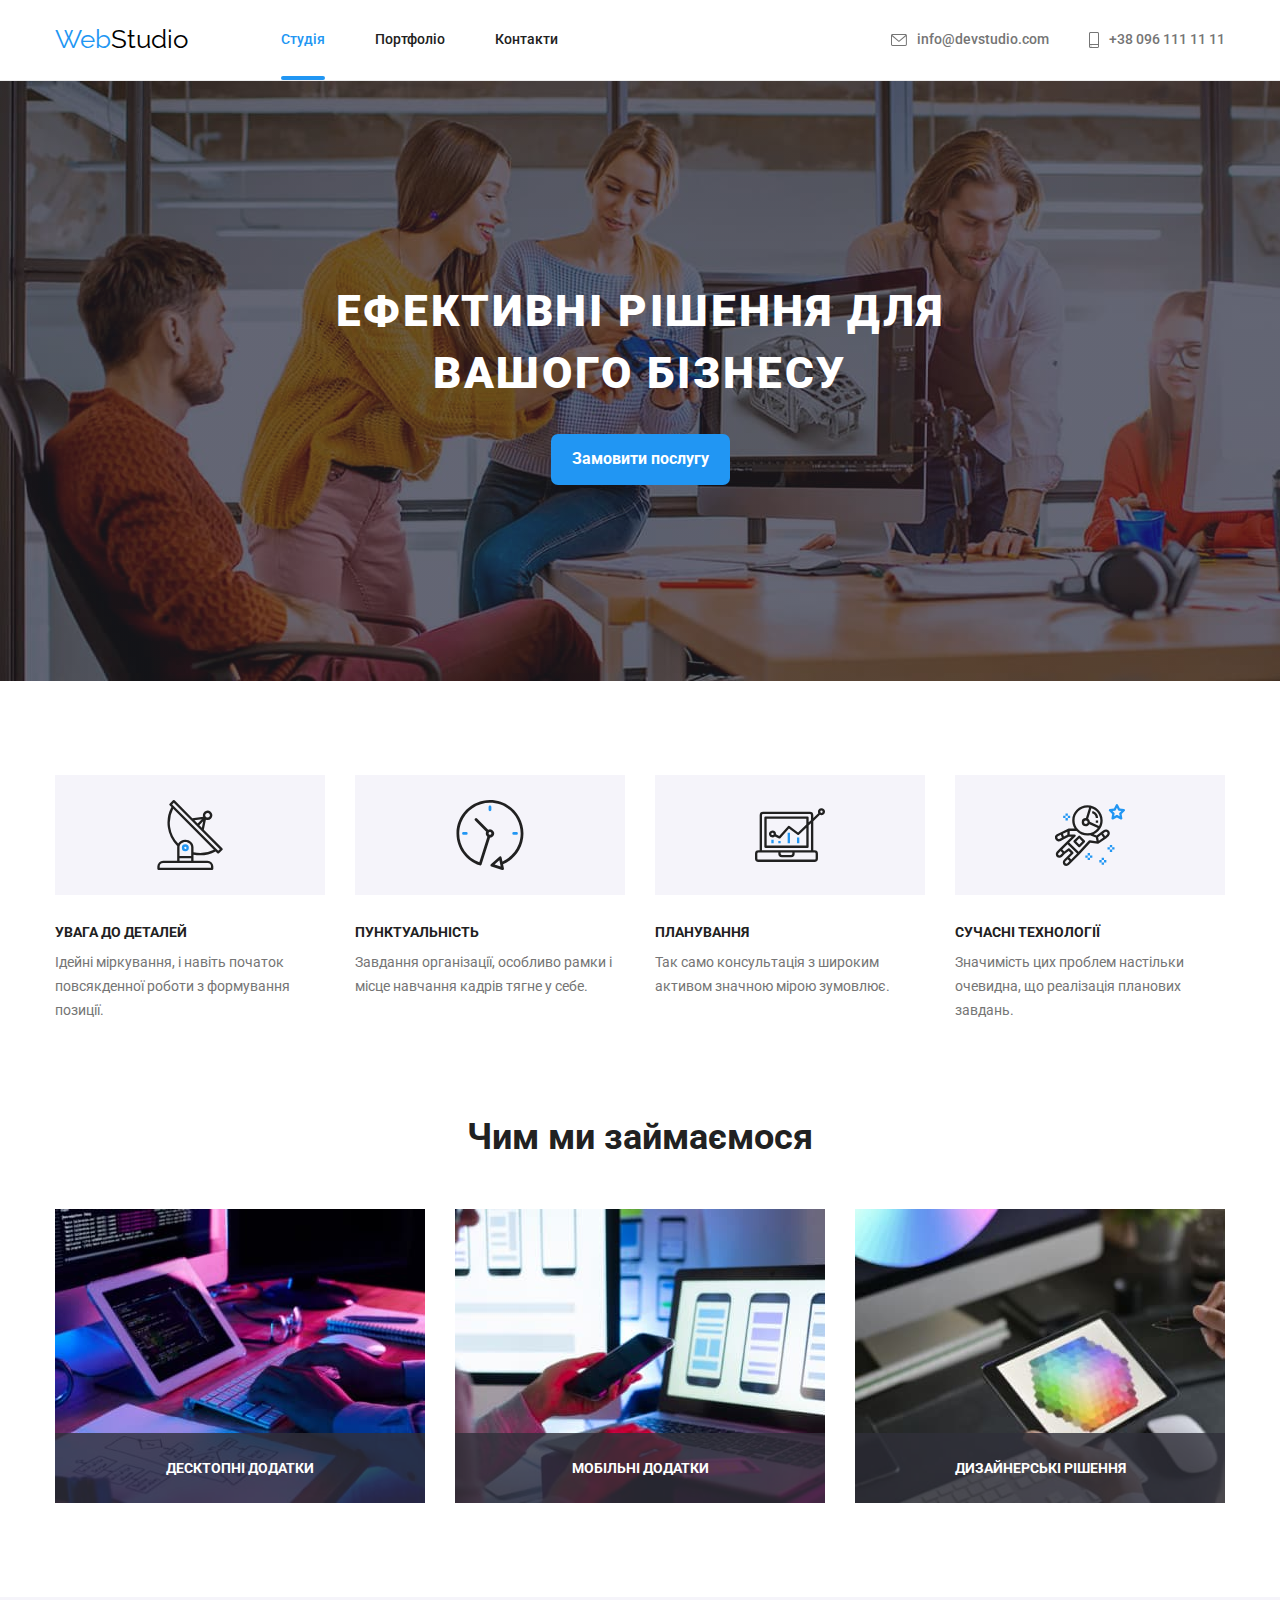
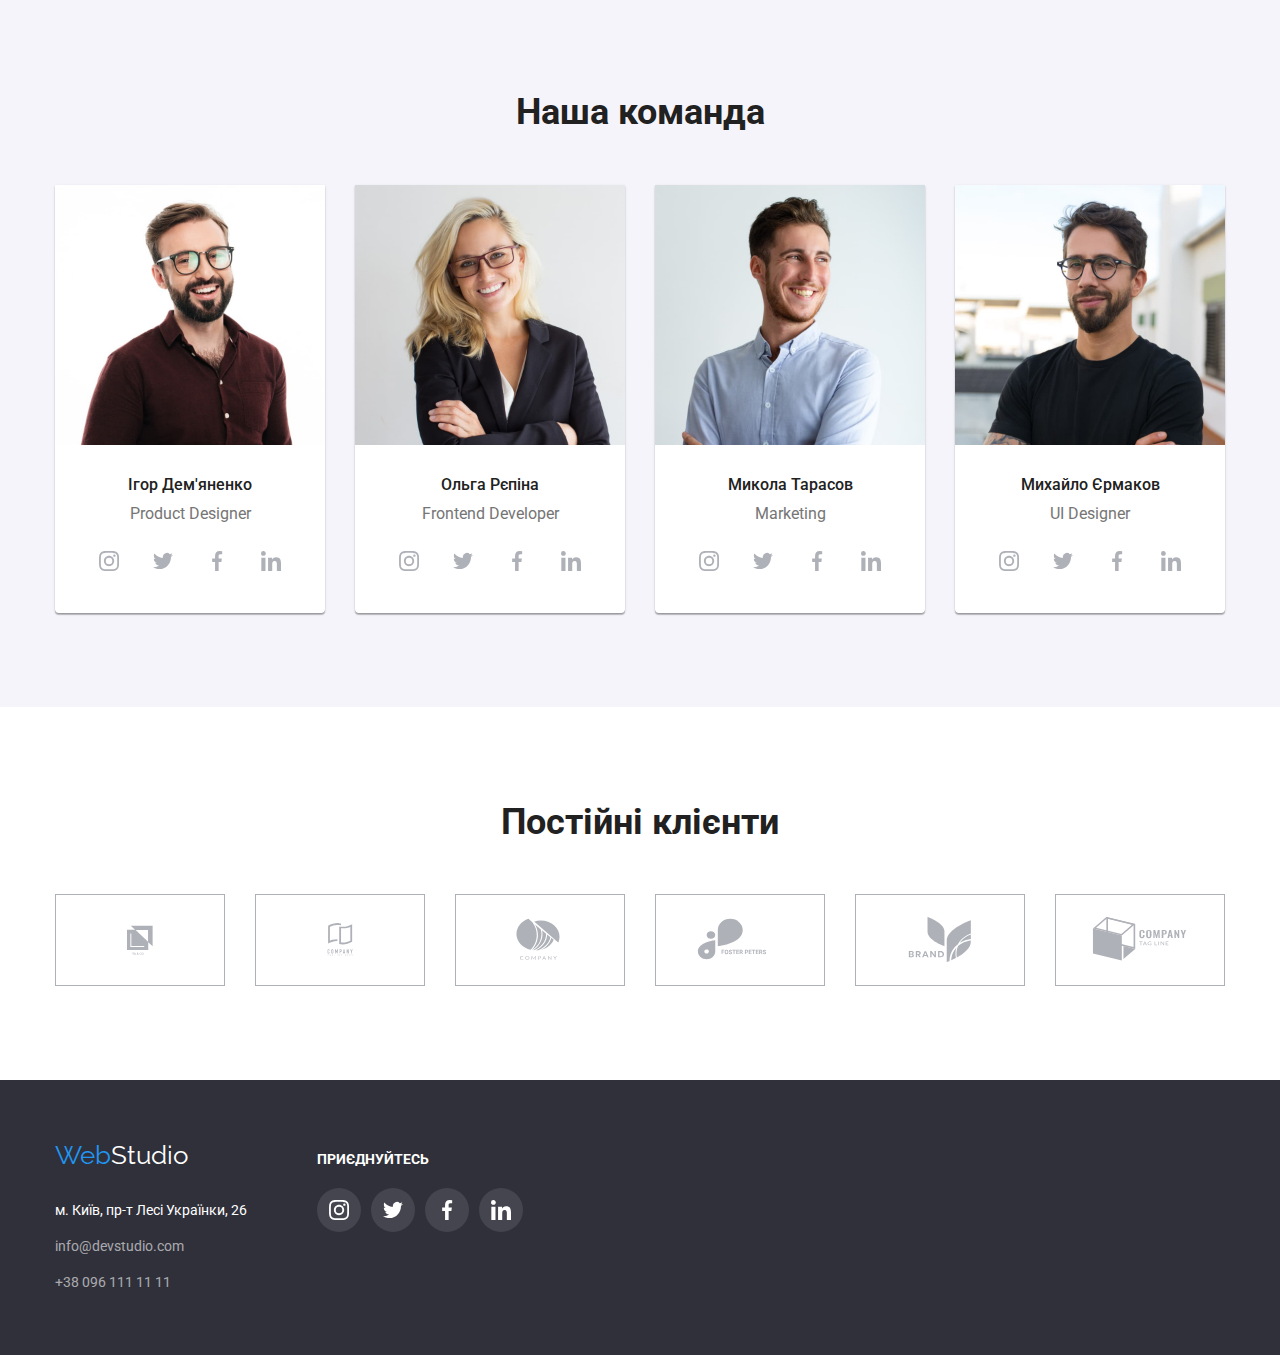
<file: index.html>
<!DOCTYPE html>
<html lang="uk">
  <head>
    <meta charset="UTF-8" />
    <meta http-equiv="X-UA-Compatible" content="IE=edge" />
    <meta name="viewport" content="width=device-width, initial-scale=1.0" />
    <title>Web Studio</title>
    <link href="https://fonts.googleapis.com/css2?family=Raleway:wght@700&family=Roboto:wght@400;500;700;900&display=swap" rel="stylesheet">
    <link rel="stylesheet" href="https://cdnjs.cloudflare.com/ajax/libs/modern-normalize/1.1.0/modern-normalize.min.css">
    <link rel="stylesheet" href="./css/styles.css">
  </head>
  <body>
    <header class="header">
      <div class="container flex-added">
      <nav class="flex-added">
          <a lang="en" class="logo" href="./index.html">Web<span class="logo-part">Studio</span></a>
        <ul class="nav-site">
          <li class="nav-site-item"><a class="nav-site-link current" href="./index.html">Студія</a></li>
          <li class="nav-site-item"><a class="nav-site-link" href="./portfolio.html">Портфоліо</a></li>
          <li class="nav-site-item"><a class="nav-site-link" href="">Контакти</a></li>
        </ul>
      </nav>
      <ul class="contacts">
        <li class="contacts-item"><a class="contacts-text" href="mailto:info@devstudio.com">
          <svg class="contacts-envelope">
            <use href="./images/sprite.svg#icon-icon-envelope"></use>
          </svg> 
          info@devstudio.com </a></li>
        <li class="contacts-item"><a class="contacts-text" href="tel:+380961111111">
          <svg class="contacts-smartphone">
            <use href="./images/sprite.svg#icon-icon-smartphone"></use>
          </svg>
          +38 096 111 11 11</a></li>
      </ul>
        </div>
    </header>
      
    <main>
      <section class="hero">
        <div class="container">
        <h1 class="hero-title">Ефективні рішення для вашого бізнесу</h1>
        <button class="hero-btn pointer" type="button" data-modal-open>Замовити послугу</button>
        </div>
      </section>

      <section class="advantages-section">
        <div class="container">
        <h2 class="section-title hidden">Our advantages</h2>
        
        <ul class="advantages">
          <li class="advantages-item">
            <div class="advantages-icons">
              <svg class="advantages-icons-item">
                <use href="./images/sprite.svg#icon-antenna-1-1"></use>
              </svg>
            </div>
          
            <h3 class="advantages-title">УВАГА ДО ДЕТАЛЕЙ</h3>
            <p class="advantages-text">
              Ідейні міркування, і навіть початок повсякденної роботи з
              формування позиції.
            </p>
          </li>
          <li class="advantages-item">
            <div class="advantages-icons">
              <svg class="advantages-icons-item">
                <use href="./images/sprite.svg#icon-icon-clock"></use>
              </svg>
            </div>
           
            <h3 class="advantages-title">ПУНКТУАЛЬНІСТЬ</h3>
            <p class="advantages-text">
              Завдання організації, особливо рамки і місце навчання кадрів тягне
              у себе.
            </p>
          </li>
          <li class="advantages-item">
            <div class="advantages-icons">
             <svg class="advantages-icons-item">
              <use href="./images/sprite.svg#icon-icon-diagram"></use>
             </svg>
            </div>
            <h3 class="advantages-title">ПЛАНУВАННЯ</h3>
            <p class="advantages-text">
              Так само консультація з широким активом значною мірою зумовлює.
            </p>
          </li>
          <li class="advantages-item">
              <div class="advantages-icons">
              <svg class="advantages-icons-item">
                 <use href="./images/sprite.svg#icon-icon-astronaut"></use>
               </svg>
            </div>
            <h3 class="advantages-title">СУЧАСНІ ТЕХНОЛОГІЇ</h3>
            <p class="advantages-text">
              Значимість цих проблем настільки очевидна, що реалізація планових
              завдань.
            </p>
          </li>
        </ul>
      </div>
      </section>

      <section class="section">
        <div class="container">
        <h2 class="section-title">Чим ми займаємося</h2>
        <ul class="deal-list">
          <li class="deal-list-item">
            <div class="deal-image-wrap">
              <img
              src="./images/img1.jpg"
              width="370"
              height="294"
              alt="Man next to computer"
            />
             <div class="deal-image-thumb">
               <p class="deal-image-text">Десктопні додатки</p>  
             </div>
            </div>
          </li>
          <li class="deal-list-item">
            <div class="deal-image-wrap">
            <img
              src="./images/img2.jpg"
              width="370"
              height="294"
              alt="Man with a smartphone "
            />
             <div class="deal-image-thumb">
              <p class="deal-image-text">Мобільні додатки</p>  
             </div>
            </div>
          </li>
          <li class="deal-list-item">
            <div class="deal-image-wrap">
            <img
              src="./images/img3.jpg"
              width="370"
              height="294"
              alt="Man with a tablet"
            />
             <div class="deal-image-thumb">
              <p class="deal-image-text">Дизайнерські рішення</p>  
             </div>
           </div>
          </li>
        </ul>
        </div>
      </section>
     
      <section class=" section team-sect">
        <div class="container">
        <h2 class="section-title title-team">Наша команда</h2>
        <ul class="team">
          <li class="team-item">
            <img class="team-image"
              src="./images/ph1.jpg"
              width="270"
              height="260"
              alt="Employee photo"
            />
            <div class="team-content">
              <h3 class="team-name">Ігор Дем'яненко</h3>
            <p class="team-position" lang="en">Product Designer</p>
             <ul class="team-icons">
              <li class="team-icons-item">
                <a class="team-icons-link" href="">
                  <svg class="icons-item-pict">
                    <use href="./images/sprite.svg#icon-instagram-2"></use>
                  </svg>
                </a>
              </li>
              <li class="team-icons-item">
                <a class="team-icons-link" href="">
                  <svg class="icons-item-pict">
                    <use href="./images/sprite.svg#icon-icon-twitter"></use>
                  </svg> 
                </a>
              </li>
              <li class="team-icons-item">
                <a class="team-icons-link" href=""><svg class="icons-item-pict">
                  <use href="./images/sprite.svg#icon-icon-facebook"></use>
                </svg> </a>
              </li>
              <li class="team-icons-item">
                <a class="team-icons-link" href=""><svg class="icons-item-pict">
                  <use href="./images/sprite.svg#icon-icon-linkedin"></use>
                </svg> </a>
              </li>
             </ul>
            </div>
          </li>
          
          <li class="team-item">
            <img class="team-image"
              src="./images/ph2.jpg"
              width="270"
              height="260"
              alt="Employee photo"
            />
            <div class="team-content">
              <h3 class="team-name">Ольга Рєпіна</h3>
            <p class="team-position" lang="en">Frontend Developer</p>
            <ul class="team-icons">
              <li class="team-icons-item">
                <a class="team-icons-link" href="">
                  <svg class="icons-item-pict">
                    <use href="./images/sprite.svg#icon-instagram-2"></use>
                  </svg>
                </a>
              </li>
              <li class="team-icons-item">
                <a class="team-icons-link" href="">
                  <svg class="icons-item-pict">
                    <use href="./images/sprite.svg#icon-icon-twitter"></use>
                  </svg> 
                </a>
              </li>
              <li class="team-icons-item">
                <a class="team-icons-link" href=""><svg class="icons-item-pict">
                  <use href="./images/sprite.svg#icon-icon-facebook"></use>
                </svg> </a>
              </li>
              <li class="team-icons-item">
                <a class="team-icons-link" href=""><svg class="icons-item-pict">
                  <use href="./images/sprite.svg#icon-icon-linkedin"></use>
                </svg> </a>
              </li>
            </ul>
           </div>
           </li>
          
         <li class="team-item">
            <img class="team-image"
              src="./images/ph3.jpg"
              width="270"
              height="260"
              alt="Employee photo"
            />
            <div class="team-content">
              <h3 class="team-name">Микола Тарасов</h3>
            <p class="team-position" lang="en">Marketing</p>
            <ul class="team-icons">
              <li class="team-icons-item">
                <a class="team-icons-link" href="">
                  <svg class="icons-item-pict">
                    <use href="./images/sprite.svg#icon-instagram-2"></use>
                  </svg>
                </a>
              </li>
              <li class="team-icons-item">
                <a class="team-icons-link" href="">
                  <svg class="icons-item-pict">
                    <use href="./images/sprite.svg#icon-icon-twitter"></use>
                  </svg> 
                </a>
              </li>
              <li class="team-icons-item">
                <a class="team-icons-link" href=""><svg class="icons-item-pict">
                  <use href="./images/sprite.svg#icon-icon-facebook"></use>
                </svg> </a>
              </li>
              <li class="team-icons-item">
                <a class="team-icons-link" href=""><svg class="icons-item-pict">
                  <use href="./images/sprite.svg#icon-icon-linkedin"></use>
                </svg> </a>
              </li>
            </ul>
           </div>
          </li>
         
          <li class="team-item">
            <img class="team-image"
              src="./images/ph4.jpg"
              width="270"
              height="260"
              alt="Employee photo"
            />
            <div class="team-content">
              <h3 class="team-name">Михайло Єрмаков</h3>
            <p class="team-position" lang="en">UI Designer</p>
             <ul class="team-icons">
              <li class="team-icons-item">
                <a class="team-icons-link" href="">
                  <svg class="icons-item-pict">
                    <use href="./images/sprite.svg#icon-instagram-2"></use>
                  </svg>
                </a>
              </li>
              <li class="team-icons-item">
                <a class="team-icons-link" href="">
                  <svg class="icons-item-pict">
                    <use href="./images/sprite.svg#icon-icon-twitter"></use>
                  </svg> 
                </a>
              </li>
              <li class="team-icons-item">
                <a class="team-icons-link" href=""><svg class="icons-item-pict">
                  <use href="./images/sprite.svg#icon-icon-facebook"></use>
                </svg> </a>
              </li>
              <li class="team-icons-item">
                <a class="team-icons-link" href=""><svg class="icons-item-pict">
                  <use href="./images/sprite.svg#icon-icon-linkedin"></use>
                </svg> </a>
              </li>
            </ul>
           </div>
          </li>
        </ul>
      </div>
      </section>
      
      <section class="section">
        <div class="container">
          <h2 class="section-title">Постійні клієнти</h2>
          <ul class="clients-list"> 
            <li class="clients-list-item">
              <a class="clients-list-link" href="">
                <svg class="item-logo">
                  <use href="./images/sprite.svg#icon-icon-client1"></use>
                </svg>
              </a>
            </li>
            <li class="clients-list-item">
              <a class="clients-list-link" href="">
                <svg class="item-logo">
                  <use href="./images/sprite.svg#icon-icon-client2"></use>
                </svg>
              </a>
            </li>
            <li class="clients-list-item">
              <a class="clients-list-link" href="">
                <svg class="item-logo">
                  <use href="./images/sprite.svg#icon-icon-client3"></use>
                </svg>
              </a>
            </li>
            <li class="clients-list-item">
              <a class="clients-list-link" href="">
                <svg class="item-logo">
                  <use href="./images/sprite.svg#icon-icon-client4"></use>
                </svg>
              </a>
            </li>
            <li class="clients-list-item">
              <a class="clients-list-link" href="">
                <svg class="item-logo">
                  <use href="./images/sprite.svg#icon-icon-client5"></use>
                </svg>
              </a>
            </li>
            <li class="clients-list-item">
              <a class="clients-list-link" href="">
                <svg class="item-logo">
                  <use href="./images/sprite.svg#icon-icon-client6"></use>
                </svg>
              </a>
            </li>
          </ul>
        </div>
        <!-- Forma 
        <form class="form-feedback"> 
          <span class="feedback-title">Залиште свої дані, ми вам передзвонимо</span>
          <label for="name"></label>
          <p>Ім'я</p>
         <input type="text" name="user-name" id="name">
         <label for="tel">Телефон</label>
        
         <input type="tel" name="user-tel" id="tel">
         <label for="mail">Пошта</label>
        
         <input type="email" name="mail" id="mail">
         <button type="submit">Відправити</button>
        </form> -->
     </section>
    </main>

    <footer class="footer">
      <div class="container footer-main ">
        <div class="footer-contacts">
          <a lang="en" class="logo footer-logo " href="./index.html">Web<span class="logo-part-bottom">Studio</span></a>
          <address>  
          <ul class="adress-list">
              <li class="adress-list-item">
                <a class="address-location"
                  href="https://goo.gl/maps/1TbnPT3aEC4T48xM6"
                  target="_blank"
                  rel="noopener noreferrer"
                  >м. Київ, пр-т Лесі Українки, 26</a
                >
              </li>
              <li class="adress-list-item"><a class="address-mail" href="mailto:info@devstudio.com">info@devstudio.com</a></li>
              <li class="adress-list-item"><a class="address-tel" href="tel:+380961111111">+38 096 111 11 11</a></li>
            </ul>
          </address>
        </div>
        <div class="footer-social">
          <h2 class="footer-social-title">приєднуйтесь</h2>
          <ul class="footer-social-list">
            <li class="footer-social-item">
              <a href="" class="footer-social-link">
                <svg class="footer-social-logo">
                  <use href="./images/sprite.svg#icon-instagram-2"></use>
                </svg>
              </a>
            </li>
            <li class="footer-social-item">
              <a href="" class="footer-social-link">
                <svg class="footer-social-logo">
                  <use href="./images/sprite.svg#icon-icon-twitter"></use>
                </svg>
              </a>
            </li>
            <li class="footer-social-item">
              <a href="" class="footer-social-link">
                <svg class="footer-social-logo">
                  <use href="./images/sprite.svg#icon-icon-facebook"></use>
                </svg>
              </a>
            </li>
            <li class="footer-social-item">
              <a href="" class="footer-social-link">
                <svg class="footer-social-logo">
                  <use href="./images/sprite.svg#icon-icon-linkedin"></use>
                </svg>
              </a>
            </li>
          </ul>
        </div>
    </div>
    </footer>
                                      <!-- backdrop modal window -->
<div class="backdrop is-hidden" data-modal>
  <div class="modal">
   <button type="button" class="modal-close-btn" data-modal-close>
     <svg class="modal-close-icon" width="30" height="30"> 
      <use href="./images/sprite.svg#icon-close"></use>
     </svg>
   </button>
  </div>
</div>
<script src="./js/modal.js"></script>
  </body>
</html>
</file>
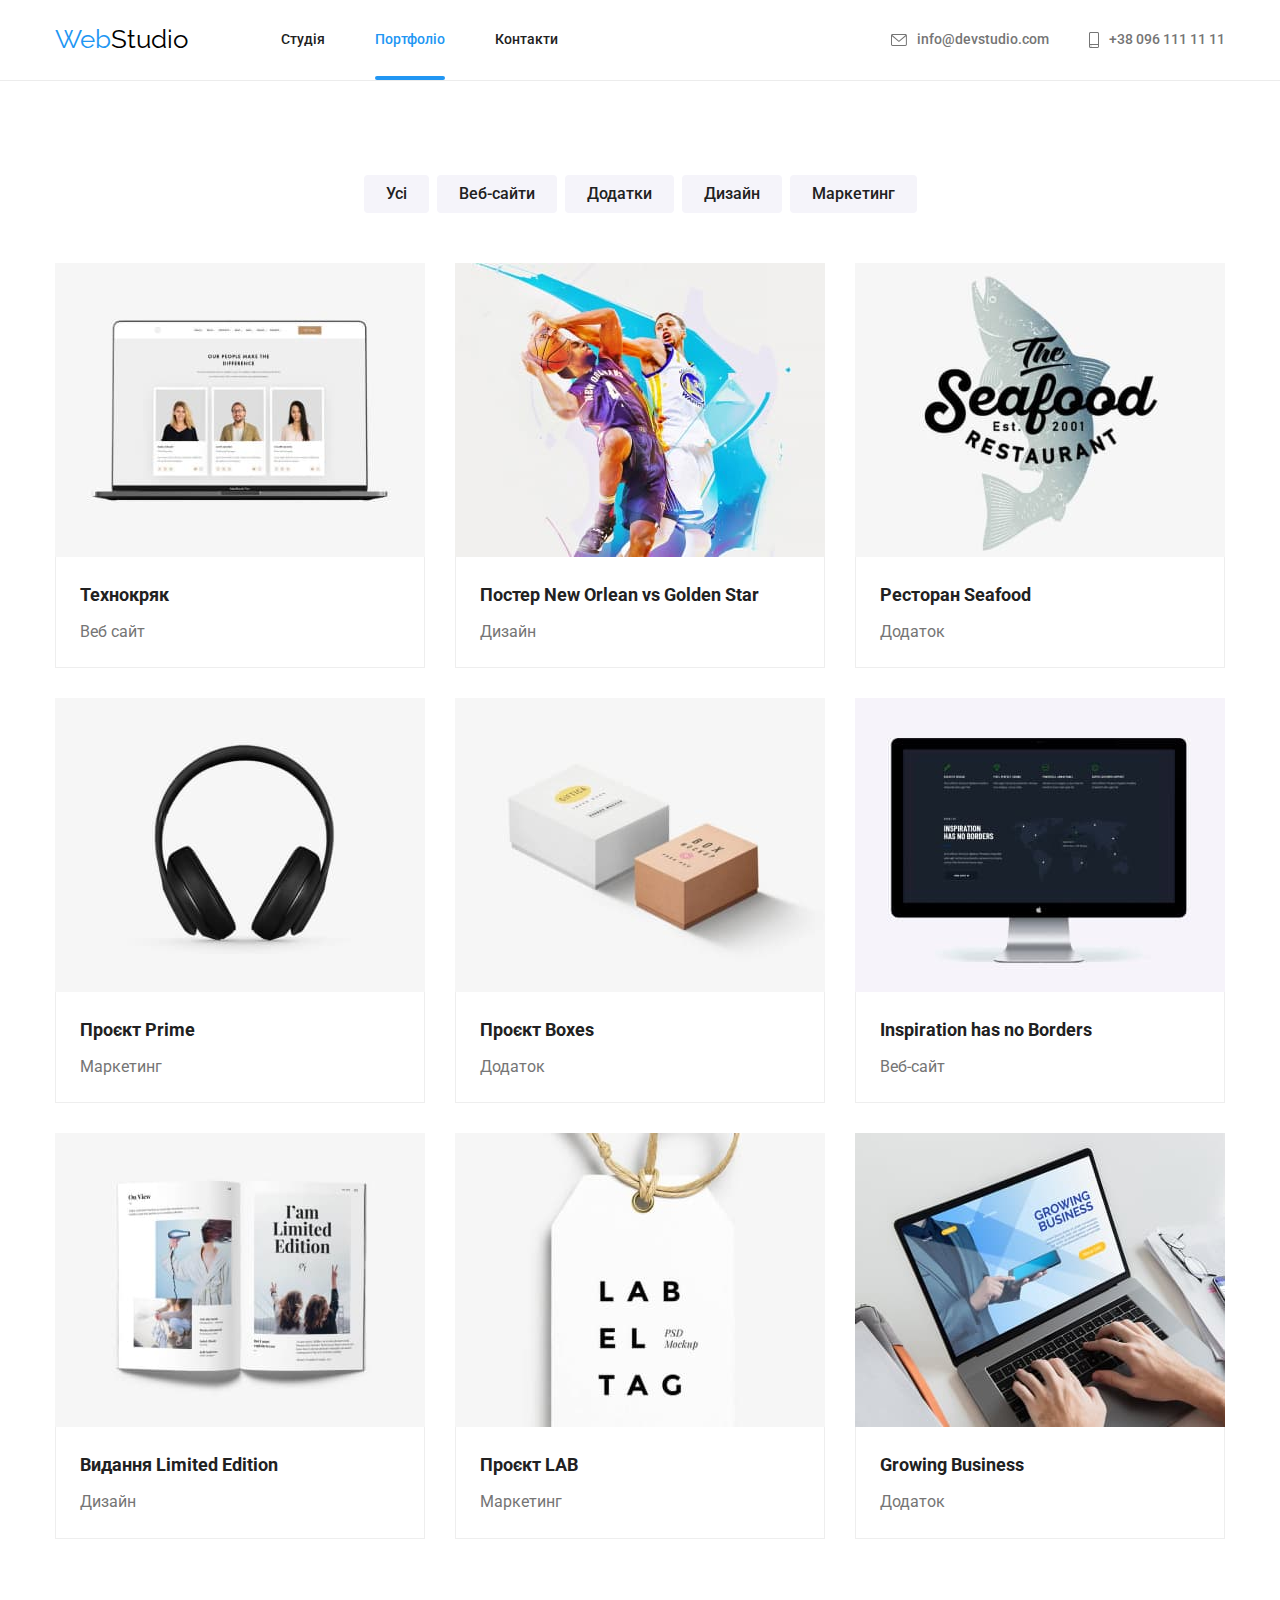
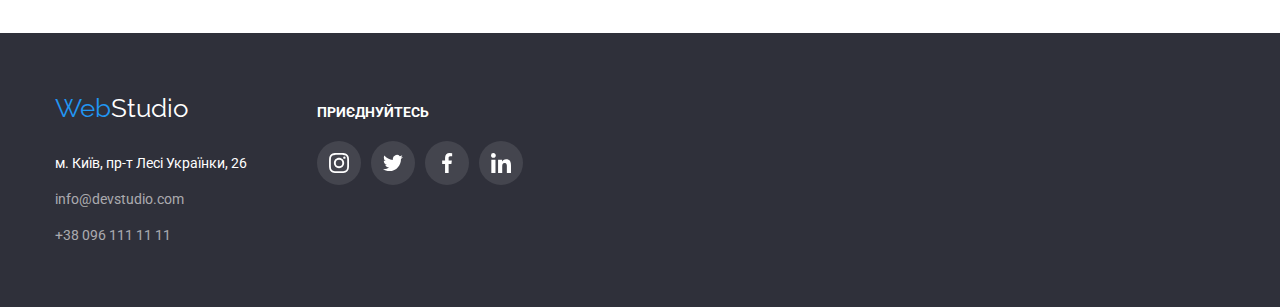
<file: portfolio.html>
<!DOCTYPE html>
<html lang="uk"> 
  <head>
    <meta charset="UTF-8" />
    <meta http-equiv="X-UA-Compatible" content="IE=edge" />
    <meta name="viewport" content="width=device-width, initial-scale=1.0" />
    <title>portfolio</title>
    <link href="https://fonts.googleapis.com/css2?family=Raleway:wght@700&family=Roboto:wght@400;500;700;900&display=swap" rel="stylesheet">
    <link rel="stylesheet" href="https://cdnjs.cloudflare.com/ajax/libs/modern-normalize/1.1.0/modern-normalize.min.css">
    <link rel="stylesheet" href="./css/styles.css">
  </head>
  <body>
    <header class="header">
      <div class="container flex-added">
      <nav class="flex-added">
          <a lang="en" class="logo" href="./index.html">Web<span class="logo-part">Studio</span></a>
        <ul class="nav-site">
          <li class="nav-site-item"><a class="nav-site-link" href="./index.html">Студія</a></li>
          <li class="nav-site-item"><a class="nav-site-link current" href="./portfolio.html">Портфоліо</a></li>
          <li class="nav-site-item"><a class="nav-site-link" href="">Контакти</a></li>
        </ul>
      </nav>
      <ul class="contacts">
        <li class="contacts-item"><a class="contacts-text" href="mailto:info@devstudio.com">
          <svg class="contacts-envelope">
            <use href="./images/sprite.svg#icon-icon-envelope"></use>
          </svg> 
          info@devstudio.com</a></li>
        <li class="contacts-item"><a class="contacts-text" href="tel:+380961111111">
          <svg class="contacts-smartphone">
            <use href="./images/sprite.svg#icon-icon-smartphone"></use>
          </svg>
          +38 096 111 11 11</a></li>
      </ul>
        </div>
    </header>
    <main>
      <section class="section">
      <div class="container">
      <ul class="filter">
        <li class="filter-item"><button class="filter-btn pointer" type="button">Усі</button></li>
        <li class="filter-item"><button class="filter-btn pointer" type="button">Веб-сайти</button></li>
        <li class="filter-item"><button class="filter-btn pointer" type="button">Додатки</button></li>
        <li class="filter-item"><button class="filter-btn pointer" type="button">Дизайн</button></li>
        <li class="filter-item"><button class="filter-btn pointer" type="button">Маркетинг</button></li>
      </ul>

      <h1 class="section-title hidden">Cards examples</h1>
        <ul class="cards">
          <li class="cards-item"> 
            <a class="cards-link" href="">
              <div class="cards-image-wrap">
                <img class="cards-image" src="./images/pict1.jpg" alt="Pictures of 3 people" />
                  <div class="cards-image-wrap-thumb"> 
                  <p class="cards-image-wrap-text">
                    Ресурс пропонує комплексні пропозиції з різним рівнем функціоналу та сервісів.
                     Все це дозволить відвідувачу отримати вичерпні відомості про компанію чи приватну особу.
                  </p>
                 </div>
              </div>
            <div class="cards-content">
              <h2 class="cards-disc">Технокряк</h2>
            <p class="cards-text">Веб сайт</p>
            </div>
            </a>
          </li>
          <li class="cards-item">
            <a class="cards-link" href="">
              <div class="cards-image-wrap">
               <img class="cards-image" src="./images/pict2.jpg" alt="Two basketball players" />
               <div class="cards-image-wrap-thumb">
                <p class="cards-image-wrap-text">
                  Ресурс пропонує комплексні пропозиції з різним рівнем функціоналу та сервісів.
                   Все це дозволить відвідувачу отримати вичерпні відомості про компанію чи приватну особу.
                </p>
               </div>
              </div>
              <div class="cards-content">
              <h2 class="cards-disc">Постер <span lang="en">New Orlean vs Golden Star</span></h2>
            <p class="cards-text">Дизайн</p>
            </div>
            </a>
          </li>
          <li class="cards-item">
            <a class="cards-link" href="">
              <div class="cards-image-wrap">
                <img class="cards-image" src="./images/pict3.jpg" alt="Restaurant logotype" />
                <div class="cards-image-wrap-thumb">
                  <p class="cards-image-wrap-text">
                    Ресурс пропонує комплексні пропозиції з різним рівнем функціоналу та сервісів.
                     Все це дозволить відвідувачу отримати вичерпні відомості про компанію чи приватну особу.
                  </p>
                 </div>
              </div>
              <div class="cards-content">
              <h2 class="cards-disc">Ресторан <span lang="en">Seafood</span></h2>
            <p class="cards-text">Додаток</p>
            </div>
            </a>
          </li>
          <li class="cards-item">
            <a class="cards-link" href="">
              <div class="cards-image-wrap">
                <img class="cards-image" src="./images/pict4.jpg" alt="Earphones" />
                <div class="cards-image-wrap-thumb">
                  <p class="cards-image-wrap-text">
                    Ресурс пропонує комплексні пропозиції з різним рівнем функціоналу та сервісів.
                     Все це дозволить відвідувачу отримати вичерпні відомості про компанію чи приватну особу.
                  </p>
                 </div>
              </div>
              <div class="cards-content">
            <h2 class="cards-disc">Проєкт <span lang="en">Prime</span></h2>
            <p class="cards-text">Маркетинг</p>
           </div>
            </a>
          </li>
          <li class="cards-item">
           <a class="cards-link" href="">
            <div class="cards-image-wrap">
             <img class="cards-image" src="./images/pict5.jpg" alt="Two boxes" />
             <div class="cards-image-wrap-thumb">
              <p class="cards-image-wrap-text">
                Ресурс пропонує комплексні пропозиції з різним рівнем функціоналу та сервісів.
                 Все це дозволить відвідувачу отримати вичерпні відомості про компанію чи приватну особу.
              </p>
             </div>
            </div>
            <div class="cards-content">
              <h2 class="cards-disc">Проєкт <span lang="en">Boxes</span></h2>
            <p class="cards-text">Додаток</p>
            </div>
           </a>
          </li>
          <li class="cards-item">
          <a class="cards-link" href="">
            <div class="cards-image-wrap">
              <img class="cards-image" src="./images/pict6.jpg" alt="Monitor of computer" />
              <div class="cards-image-wrap-thumb">
                <p class="cards-image-wrap-text">
                  Ресурс пропонує комплексні пропозиції з різним рівнем функціоналу та сервісів.
                   Все це дозволить відвідувачу отримати вичерпні відомості про компанію чи приватну особу.
                </p>
               </div>
            </div>
            <div class="cards-content">
              <h2 class="cards-disc" lang="en">Inspiration has no Borders</h2>
            <p class="cards-text">Веб-сайт</p>
            </div>
          </a>
          </li>
          <li class="cards-item">
            <a class="cards-link" href="">
              <div class="cards-image-wrap">
                <img class="cards-image" src="./images/pict7.jpg" alt="Opened book" />
                <div class="cards-image-wrap-thumb">
                  <p class="cards-image-wrap-text">
                    Ресурс пропонує комплексні пропозиції з різним рівнем функціоналу та сервісів.
                     Все це дозволить відвідувачу отримати вичерпні відомості про компанію чи приватну особу.
                  </p>
                 </div>
              </div>
                <div class="cards-content">
              <h2 class="cards-disc">Видання<span lang="en"> Limited Edition</span></h2>
            <p class="cards-text">Дизайн</p>
            </div>
            </a>
          </li>
          <li class="cards-item">
            <a class="cards-link" href="">
              <div class="cards-image-wrap">
               <img class="cards-image" src="./images/pict8.jpg" alt="Letters on white paper" />
               <div class="cards-image-wrap-thumb">
                <p class="cards-image-wrap-text">
                  Ресурс пропонує комплексні пропозиції з різним рівнем функціоналу та сервісів.
                   Все це дозволить відвідувачу отримати вичерпні відомості про компанію чи приватну особу.
                </p>
               </div>
              </div>
               <div class="cards-content">
              <h2 class="cards-disc">Проєкт <span lang="en">LAB</span></h2>
            <p class="cards-text">Маркетинг</p>
            </div>
            </a>
          </li>
          <li class="cards-item">
            <a class="cards-link" href="">
              <div class="cards-image-wrap">
               <img class="cards-image" src="./images/pict9.jpg" alt="Opened laptop" />
               <div class="cards-image-wrap-thumb">
                <p class="cards-image-wrap-text">
                  Ресурс пропонує комплексні пропозиції з різним рівнем функціоналу та сервісів.
                   Все це дозволить відвідувачу отримати вичерпні відомості про компанію чи приватну особу.
                </p>
               </div>
              </div>
               <div class="cards-content">
            <h2 class="cards-disc" lang="en">Growing Business</h2>
            <p class="cards-text">Додаток</p>
           </div>
            </a>
          </li>
        </ul>
      </div>
      </section>
    </main>

    <footer class="footer">
      <div class="container footer-main ">
        <div class="footer-contacts">
          <a lang="en" class="logo footer-logo " href="./index.html">Web<span class="logo-part-bottom">Studio</span></a>
          <address>  
          <ul class="adress-list">
              <li class="adress-list-item">
                <a class="address-location"
                  href="https://goo.gl/maps/1TbnPT3aEC4T48xM6"
                  target="_blank"
                  rel="noopener noreferrer"
                  >м. Київ, пр-т Лесі Українки, 26</a
                >
              </li>
              <li class="adress-list-item"><a class="address-mail" href="mailto:info@devstudio.com">info@devstudio.com</a></li>
              <li class="adress-list-item"><a class="address-tel" href="tel:+380961111111">+38 096 111 11 11</a></li>
            </ul>
          </address>
        </div>
        <div class="footer-social">
          <h2 class="footer-social-title">приєднуйтесь</h2>
          <ul class="footer-social-list">
            <li class="footer-social-item">
              <a href="" class="footer-social-link">
                <svg class="footer-social-logo">
                  <use href="./images/sprite.svg#icon-instagram-2"></use>
                </svg>
              </a>
            </li>
            <li class="footer-social-item">
              <a href="" class="footer-social-link">
                <svg class="footer-social-logo">
                  <use href="./images/sprite.svg#icon-icon-twitter"></use>
                </svg>
              </a>
            </li>
            <li class="footer-social-item">
              <a href="" class="footer-social-link">
                <svg class="footer-social-logo">
                  <use href="./images/sprite.svg#icon-icon-facebook"></use>
                </svg>
              </a>
            </li>
            <li class="footer-social-item">
              <a href="" class="footer-social-link">
                <svg class="footer-social-logo">
                  <use href="./images/sprite.svg#icon-icon-linkedin"></use>
                </svg>
              </a>
            </li>
          </ul>
        </div>
    </div> 
    </footer>
  </body>
</html>
</file>
<file: css/styles.css>
/* main color #757575;
  */
/* seconady color #212121;
*/
/* white  #FFFFFF */
/* accent */
/* blue  #2196F3 */
:root {
--primary-text-color: #757575;
--secondary-text-color: #212121;
--accent-text-color: #2196F3;
--white-color: #ffffff;  
}
body {
background-color: #FFFFFF;
color: var(--primary-text-color);
font-family: 'Roboto', sans-serif;
}
p, ul, ol,
h1,
h2,
h3,
h4,
h5,
h6 {
  margin-top: 0;
  margin-bottom: 0;
 }
ul {
  list-style: none;
  padding: 0;
  margin: 0;
}
img {
  display: block;
}
.pointer {
  cursor: pointer;
}
.flex-added { 
  display: flex;
  align-items: center;
} 

                                     /* header */
.header {
  border-bottom: 1px solid #ececec;
}   
.logo {
display:inline-block;
font-family: 'Raleway', sans-serif;
font-size: 26px;
line-height: 1.2;
color: var(--accent-text-color);
text-decoration: none;
}
.logo-part {
color: #000000; 
}
.nav-site {
  display:flex;
  margin-left: 93px;
}

.nav-site-item:not(:last-child) {
  margin-right: 50px;
}
.contacts-envelope {
width: 16px;
height: 12px;
margin-right: 10px;
transition: fill 250ms cubic-bezier(0.4, 0, 0.2, 1);
fill: currentColor;
}
.contacts-envelope:hover, 
.contacts-envelope:focus {
  fill: var(--accent-text-color);
}  
.contacts-smartphone {
  width: 10px;
  height: 16px;
  margin-right: 10px;
  transition: fill 250ms cubic-bezier(0.4, 0, 0.2, 1);
  fill: currentColor;
}
.contacts-smartphone:hover,
.contacts-smartphone:focus {
fill: var(--accent-text-color);
}
.nav-site-link {
position: relative;
display: block;  
padding-top: 32px;
padding-bottom: 32px;
font-family: inherit; 
font-weight: 500;
font-size: 14px;
line-height: 1.14;
color: var(--secondary-text-color);
transition: color 250ms cubic-bezier(0.4, 0, 0.2, 1);
text-decoration:none;
}

.nav-site-link::after {
  position: absolute;
  left: 0;
  bottom: 0;
  content: "";
  display: block;
  width: 100%;
  height: 4px;
  background-color: var(--accent-text-color);
  border-radius: 2px;
  opacity: 0;
}

.nav-site-link.current::after {
opacity: 1;
}
.nav-site-link:hover, 
.nav-site-link:focus  {
color: var(--accent-text-color);
}
.current {
  color: var(--accent-text-color);
}
.contacts {
  display: flex;
  margin-left: auto;
  }
  /* .contacts .contacts-item + .contacts-item {
margin-left: 40px;
  } */
  .contacts > li:not(:last-child)
  {margin-right: 40px;
  }
.contacts-text {
  display: flex;
  align-items: center;
  font-weight: 500;
  font-size: 14px;
  line-height: 1.14;
  color: var(--primary-text-color);
  transition: color 250ms cubic-bezier(0.4, 0, 0.2, 1);
  text-decoration:none;
}
.contacts-text:hover, 
.contacts-text:focus {
  color: var(--accent-text-color);
}  

.container {
  margin: 0 auto;
  padding-left: 15px;
  padding-right: 15px;
  width: 1200px;
}
 
                                   /* main  */
.hero { 
  margin-right: auto;
  margin-left: auto;
  padding-top: 200px;
  padding-bottom: 200px;
  background-image: linear-gradient(rgba(47, 48, 58, 0.4),
  rgba(47, 48, 58, 0.4)), url(../images/hero-background.jpg);
background-color: #212121;
  text-align: center;
max-width: 1600px;
height: 600px;
/* background-size: или через ширину;??? */
}  
.section {
  padding-top: 94px;
  padding-bottom: 94px;
}                                   
.hero-title {
  width: 696px;
  /* text-align: center; */
  margin: 0 auto 30px;
font-weight: 900;
font-size: 44px;
line-height: 1.4;
color: #FFFFFF;
letter-spacing: 0.06em;
text-transform: uppercase;
}
.hero-btn {
  display: inline-block;
  padding: 10px 20px;
  margin-top: 0;
  margin-bottom: 0;
  /* height: 50px; */
  font-family: inherit;
  font-weight: 700;
  font-size: 16px;
  line-height: 1.8;
  color: var(--white-color);
  background-color: var(--accent-text-color);
  border: 1px solid transparent;
  border-radius: 7px;
  }
  .advantages-section {
    padding-top: 94px;
    padding-bottom: 0;
  }
.section-title {
  margin-top: 0;
  margin-bottom: 50px;
  font-weight: 700;
  font-size: 36px;
  line-height: 1.2;
  color: var(--secondary-text-color);
  text-align: center; 
}
.hidden {
  position: absolute;
  width: 1px;
  height: 1px;
  margin: -1px;
  border: 0;
  padding: 0;
  white-space: nowrap;
  clip-path: inset(100%);
  clip: rect(0 0 0 0);
  overflow: hidden;
}
.advantages {
  display: flex;
}
.advantages .advantages-item + .advantages-item {
  margin-left: 30px;
}
.advantages-item {
width: 270px;
}
.advantages-icons {
  display: flex;
  object-fit: contain;
  justify-content: center;
  align-items: center;
  width: 270px;
  height: 120px;
  margin-bottom: 30px;
  background-color: #F5F4FA;
}
.advantages-icons-item {
  width: 70px;
  height: 70px;
}

.advantages-title {
  /* background-color: #fff; */
  margin-top: 0;
  margin-bottom: 10px;
  font-weight: 700;
  font-size: 14px;
  line-height: 1.14;
  color: var(--secondary-text-color);
  text-transform: uppercase; 
}
.advantages-text {
  margin-bottom: 0px;
  margin-top: 0;
  font-size: 14px;
  line-height: 1.7; 
}

.deal-list {
  display: flex;
  justify-content: center;
}
.deal-image-wrap {
  position: relative;
}
.deal-image-thumb {
  position: absolute;
  display: flex;
  left: 0;
  bottom: 0;
  justify-content: center;
 align-items: center;
  width: 370px;
  height: 70px;
  background-color: rgba(47, 48, 58, 0.8);;
}
.deal-image-text{
font-family: 'Roboto';
font-style: normal;
font-weight: 700;
font-size: 14px;
line-height: 1.15;
text-align: center;
text-transform: uppercase;
color: rgba(255, 255, 255, 1);
}
.deal-list-item:not(:last-child) {
margin-right: 30px;
}

.team-sect {background-color: #F5F4FA;
  margin-right: auto;
  margin-left: auto;
} 
.title-team {
  margin-top: 0;
  margin-bottom: 50px;
  /* background-color: #cca55d; */
  }
  .team {
    display: flex;
    justify-content: center;
    margin-top: 0;
  }
  .team-item {
    background-color: #ffffff;
    box-shadow: 0px 1px 3px rgba(0, 0, 0, 0.12), 0px 1px 1px rgba(0, 0, 0, 0.14), 0px 2px 1px rgba(0, 0, 0, 0.2);
    border-radius: 0px 0px 4px 4px;
  }
  .team-item:not(:last-child) {
    margin-right: 30px;
  }
  .team-image {
    margin-top: 0;
    margin-bottom: 0;
  }
  .team-content {
    padding-top: 30px;
    padding-bottom: 30px;
  }
  
.team-name {
  margin-top: 0;
  margin-bottom: 10px;
  font-weight: 500;
  font-size: 16px;
  line-height: 1.2;
  color: var(--secondary-text-color);
  text-align: center;
}
.team-position {
  margin-top: 0;
  margin-bottom: 16px;
  font-size: 16px;
  line-height: 1.2;
  text-align: center;
}
.team-icons {
  display: flex;
  margin: 0 auto;
  width: 206px;
  height: 44px;
}
.team-icons-item {
  display: flex;
  width: 44px;
  height: 44px;
  justify-content: center;
  align-items: center;

}
.team-icons-item + .team-icons-item {
  margin-left: 10px;
}
.team-icons-link {
  display: flex;
  width: 100%;
  height: 100%;
  justify-content: center;
  align-items: center;
  border-radius: 50%;
  transition: background-color 250ms cubic-bezier(0.4, 0, 0.2, 1);
}
.team-icons-link:hover,
.team-icons-link:focus {
  background-color: var(--accent-text-color);
}
.icons-item-pict {
width: 20px;
height: 20px;
fill: #AFB1B8;
transition: fill 250ms cubic-bezier(0.4, 0, 0.2, 1);
}
.team-icons-link:hover .icons-item-pict,
.team-icons-link:focus .icons-item-pict {
  fill: #ffffff;
}

.clients-list {
  display:flex;
}
.clients-list-item {
  display: flex;
 justify-content: center;
  align-items: center;
  width: 170px;
  height: 92px;
  border-radius: 5px;
}
.clients-list-item + .clients-list-item {
  margin-left: 30px;
}
.clients-list-link {
  display: flex;
  width: 100%;
  height: 100%;
  border: 1px solid #AFB1B8;
  align-items: center;
  justify-content: center;
  fill: #AFB1B8;
  transition: border 250ms cubic-bezier(0.4, 0, 0.2, 1),
  fill 250ms cubic-bezier(0.4, 0, 0.2, 1);
  }
  .clients-list-link:hover,
  .clients-list-link:focus {
fill: var(--accent-text-color);
border: 1px solid #2196F3;
  }
.item-logo {
  width: 106px;
  height: 60px;
}

                             /* footer */
.footer {
  padding-top: 60px;
  padding-bottom: 60px;
 background-color: #2F303A;} 
 .footer-main {
  display: flex;
  align-items:baseline;
 }
.footer-logo {
 margin-top: 0;
 margin-bottom: 28px; 
}   
.footer-contacts {
  margin-right: 70px;
}
.footer-social-title {
  margin-bottom: 20px;
font-family: 'Roboto';
font-style: normal;
font-weight: 700;
font-size: 14px;
line-height: 1.14;
text-transform: uppercase;
color:var(--white-color)
}
.footer-social-list {
  display: flex;
  margin: auto auto;
  width: 206px;
  height: 44px;
}
.footer-social-item {
  display: flex;
  width: 44px;
  height: 44px;
  justify-content: center;
  align-items: center;
}
.footer-social-item + .footer-social-item {
  margin-left: 10px;
}
.footer-social-link {
background-color: rgba(255, 255, 255, 0.1);
display: flex;
justify-content: center;
align-items: center;
width: 100%;
height: 100%;
transition: background-color 250ms cubic-bezier(0.4, 0, 0.2, 1);
border-radius: 50%;
}
.footer-social-link:hover,
.footer-social-link:focus {
  background-color: var(--accent-text-color);
}

.footer-social-logo {
  width: 20px;
  height: 20px;
  fill: #FFFFFF;
}
.adress-list-item:not(:last-child) {
margin-bottom: 12px;
}                              
.address-location {
  margin-bottom: 12px;
  font-style: normal;
  font-weight: 400;
  font-size: 14px;
  line-height: 1.7;
  color: var(--white-color);
  text-decoration: none;
}
.logo-part-bottom {
  color: #FFFFFF;
}
.address-mail,
.address-tel {
  font-style: normal;
  font-size: 14px;
  line-height: 1.7;
  color: rgba(255, 255, 255, 0.6);
  text-decoration: none;
}

                              /* portolio */                              

.filter {
  display: flex;
  justify-content: center;
  margin-bottom: 50px;
} 
 .filter .filter-item + .filter-item {
    margin-left: 8px;
  }                               
.filter-btn {
 padding: 6px 22px; 
 font-weight: 500;
 font-size: 16px;
 line-height: 1.6;
 color: var(--secondary-text-color);
 /* text-align: center;???????????????????*/
 background-color: #F5F4FA;
 transition: color 250ms cubic-bezier(0.4, 0, 0.2, 1),
 background-color 250ms cubic-bezier(0.4, 0, 0.2, 1),
 box-shadow 250ms cubic-bezier(0.4, 0, 0.2, 1);
 border: none;
 border-radius: 4px;
}
.filter-btn:hover,
.filter-btn:focus {
  color: var(--white-color);
  background-color: var(--accent-text-color);
  box-shadow: 0px 3px 1px rgba(0, 0, 0, 0.1),
   0px 1px 2px rgba(0, 0, 0, 0.08), 0px 2px 2px
    rgba(0, 0, 0, 0.12);
}
.cards {
  display: flex;
  flex-wrap: wrap;
}                   
.cards a {
  text-decoration: none;
}  
.cards-item {
  margin-right: 30px;
  margin-bottom: 30px;
  width: 370px;
}
.cards-item:nth-child(3n) {
  margin-right: 0;
}
.cards-item:nth-last-child(-n+3) {
  margin-bottom: 0;
}
.cards-link {
  display: block;
  width: 100%;
  height: 100%;
  transition: box-shadow 250ms cubic-bezier(0.4, 0, 0.2, 1);
}
.cards-link:hover,
.cards-link:focus {
box-shadow: 0px 4px 4px rgba(0, 0, 0, 0.25);
}
.cards-image-wrap {
position: relative;
overflow: hidden;
}
.cards-image-wrap-thumb {
  position: absolute;
  left:0;
  bottom:0;
  top: 100%;
  opacity: 0;
  width: 370px;
  height: 294px;
  transform: translateY(100%);
  background-color: rgba(33, 150, 243, 0.9);
  transition: opacity 250ms cubic-bezier(0.4, 0, 0.2, 1),
  transform 250ms cubic-bezier(0.4, 0, 0.2, 1);
}
.cards-link:hover .cards-image-wrap-thumb {
opacity: 1;
transform: translateY(-100%);
}
.cards-image-wrap-text {
display: inline-block;
padding: 63px 24px;
color: rgba(255, 255, 255, 1);
font-family: Roboto;
font-size: 18px;
font-weight: 400;
line-height: 1.6;
text-align: left;
}
.cards-content {
padding-top: 20px;
padding-right: 24px;
padding-bottom: 20px;
padding-left: 24px;
border-right: 1px solid #eeeeee ;
border-bottom: 1px solid #eeeeee ;
border-left: 1px solid #eeeeee ;
}
.cards-disc {
  margin-top: 0;
 margin-bottom: 4px;
 margin-left: 0;
 font-weight: 700;
 font-size: 18px;
 line-height: 2;
 color: var(--secondary-text-color);
}
.cards-text {
  margin-left: 0;
  font-size: 16px;
  line-height: 1.9;
  color: var(--primary-text-color);
}
           /* ::backdrop button  */
.backdrop {
  position: fixed;
  top: 0;
  left: 0;
  width: 100vw;
  height: 100vh;
  scale: 1;
  background-color: rgb(0, 0, 0, 0.2);
  transition: opacity 250ms cubic-bezier(0.4, 0, 0.2, 1), visibility 250ms cubic-bezier(0.4, 0, 0.2, 1),
  scale 250ms cubic-bezier(0.4, 0, 0.2, 1) ;
}
.backdrop.is-hidden {
  opacity: 0;
  visibility: hidden;
  pointer-events: none;
  scale: 0;
}
.modal {
  position: absolute;
  top: 50%;
  left: 50%;
  transform: translate(-50%,-50%);
  width: 528px;
  height: 580px;
  background-color: #fff;
}
.modal-close-btn {
  position: absolute;
  top: 8px;
  right: 8px;
  display: flex;
  justify-content: center;
  align-items: center;
  width: 30px;
  height: 30px;
  padding: 0;
  border-radius: 50%;
  background-color: transparent;
  border: 1px solid rgba(0, 0, 0,1);
  cursor: pointer;
}



.form-feedback {
  width: 528px;
  height: 581px;
  background-color: rgb(201, 91, 91,0.2);
}
.feedback-title {
  
}
</file>
